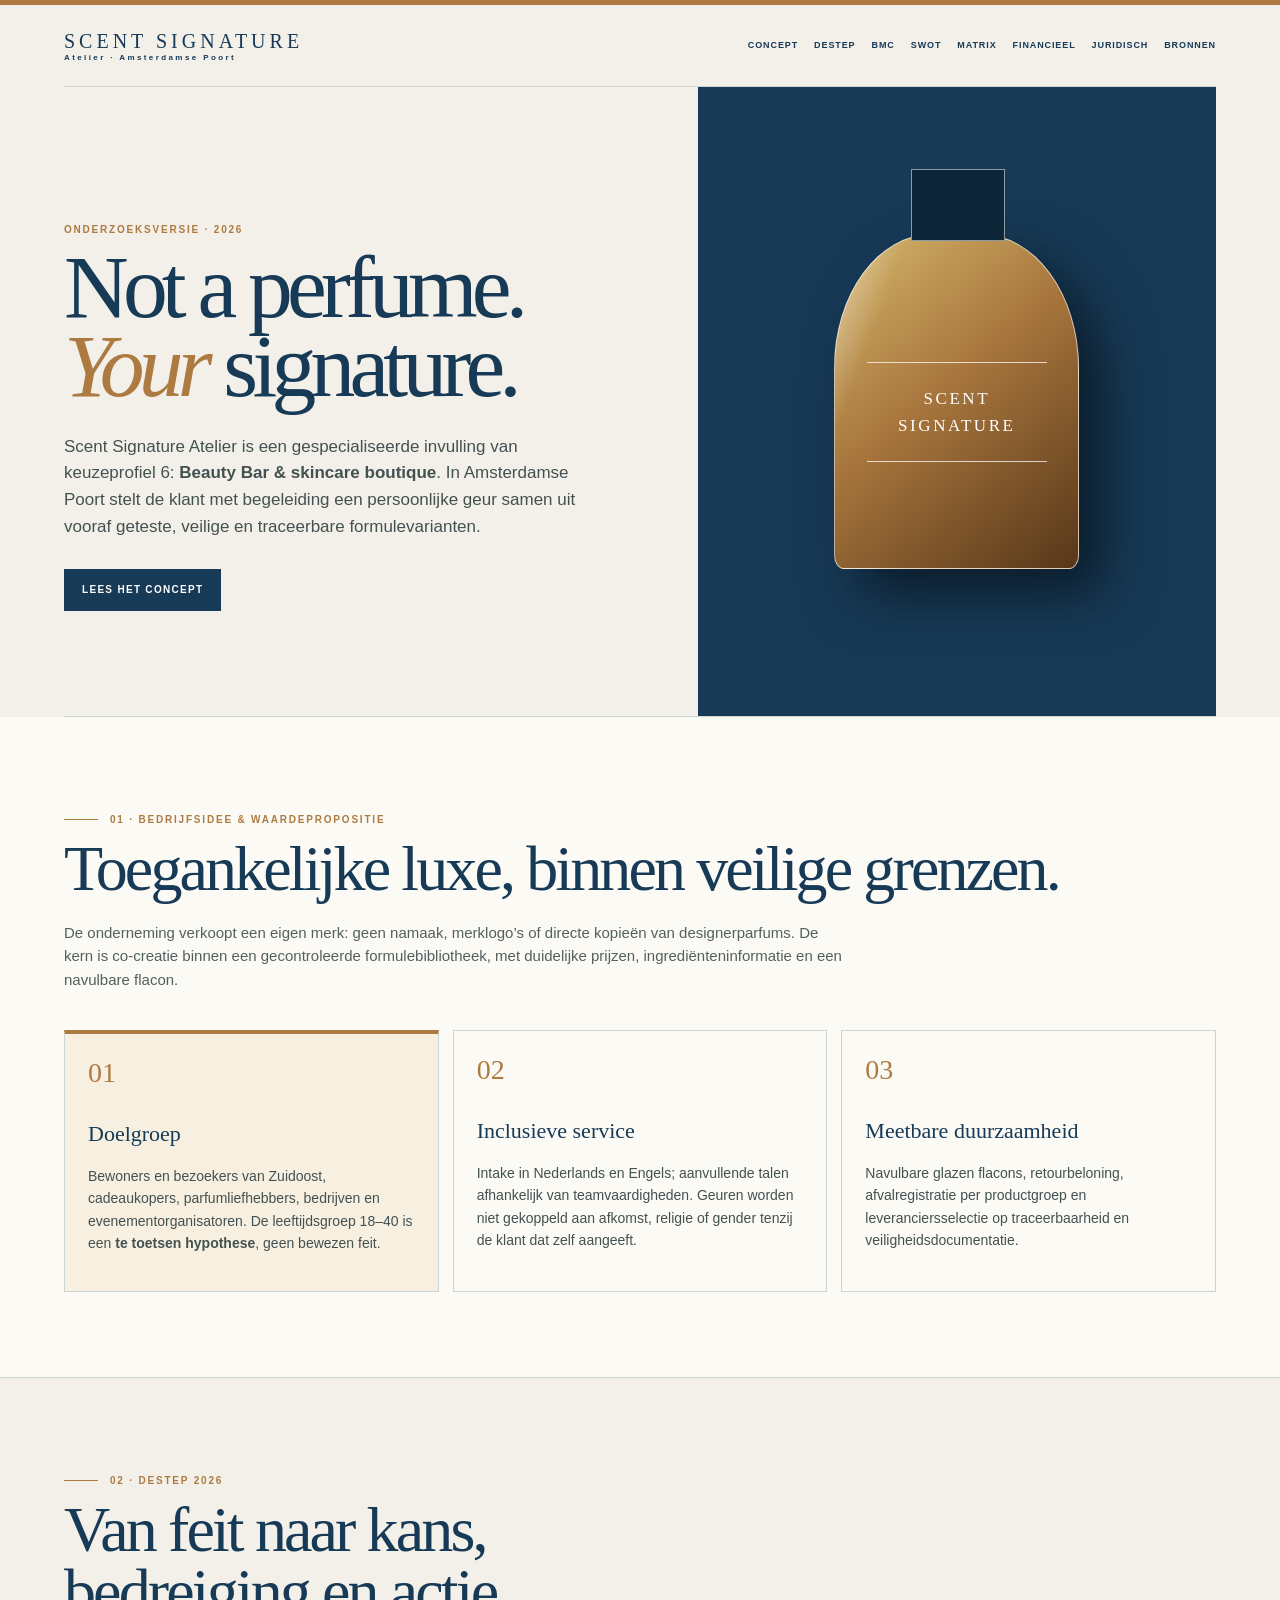
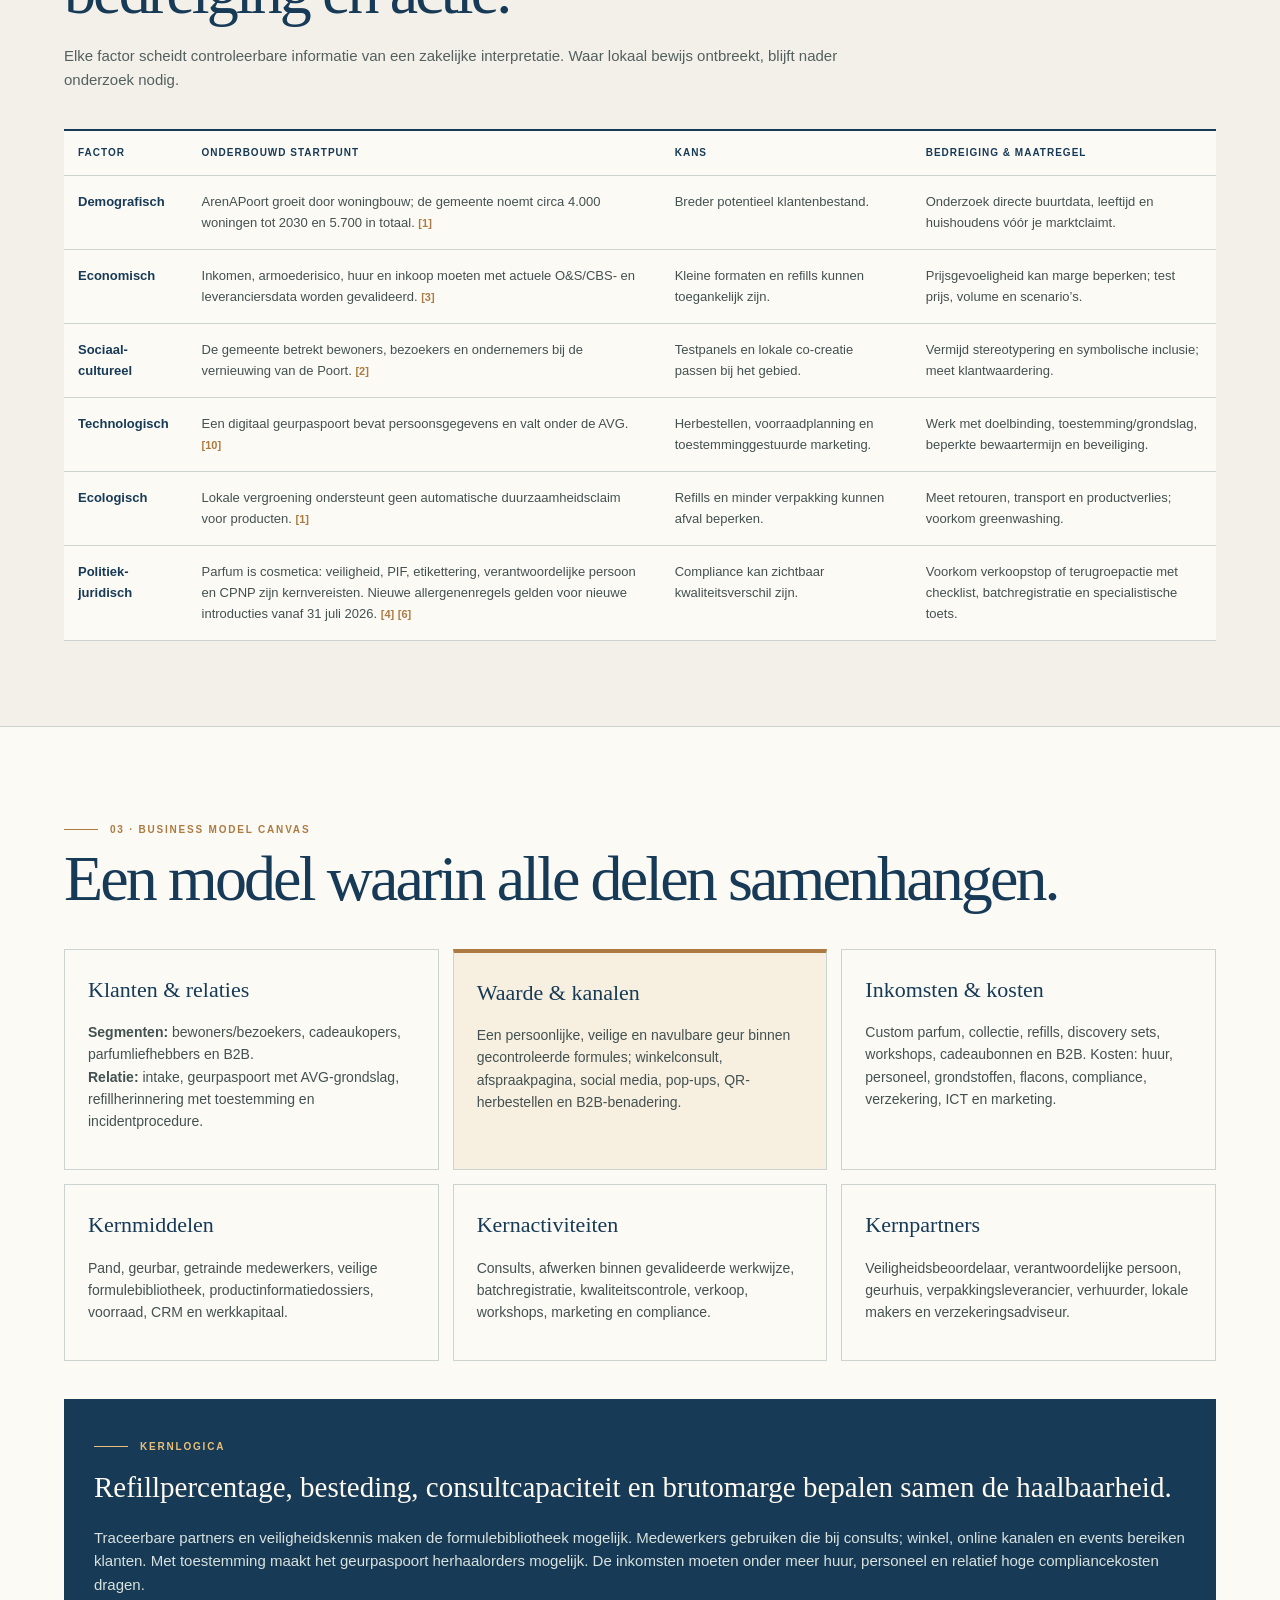
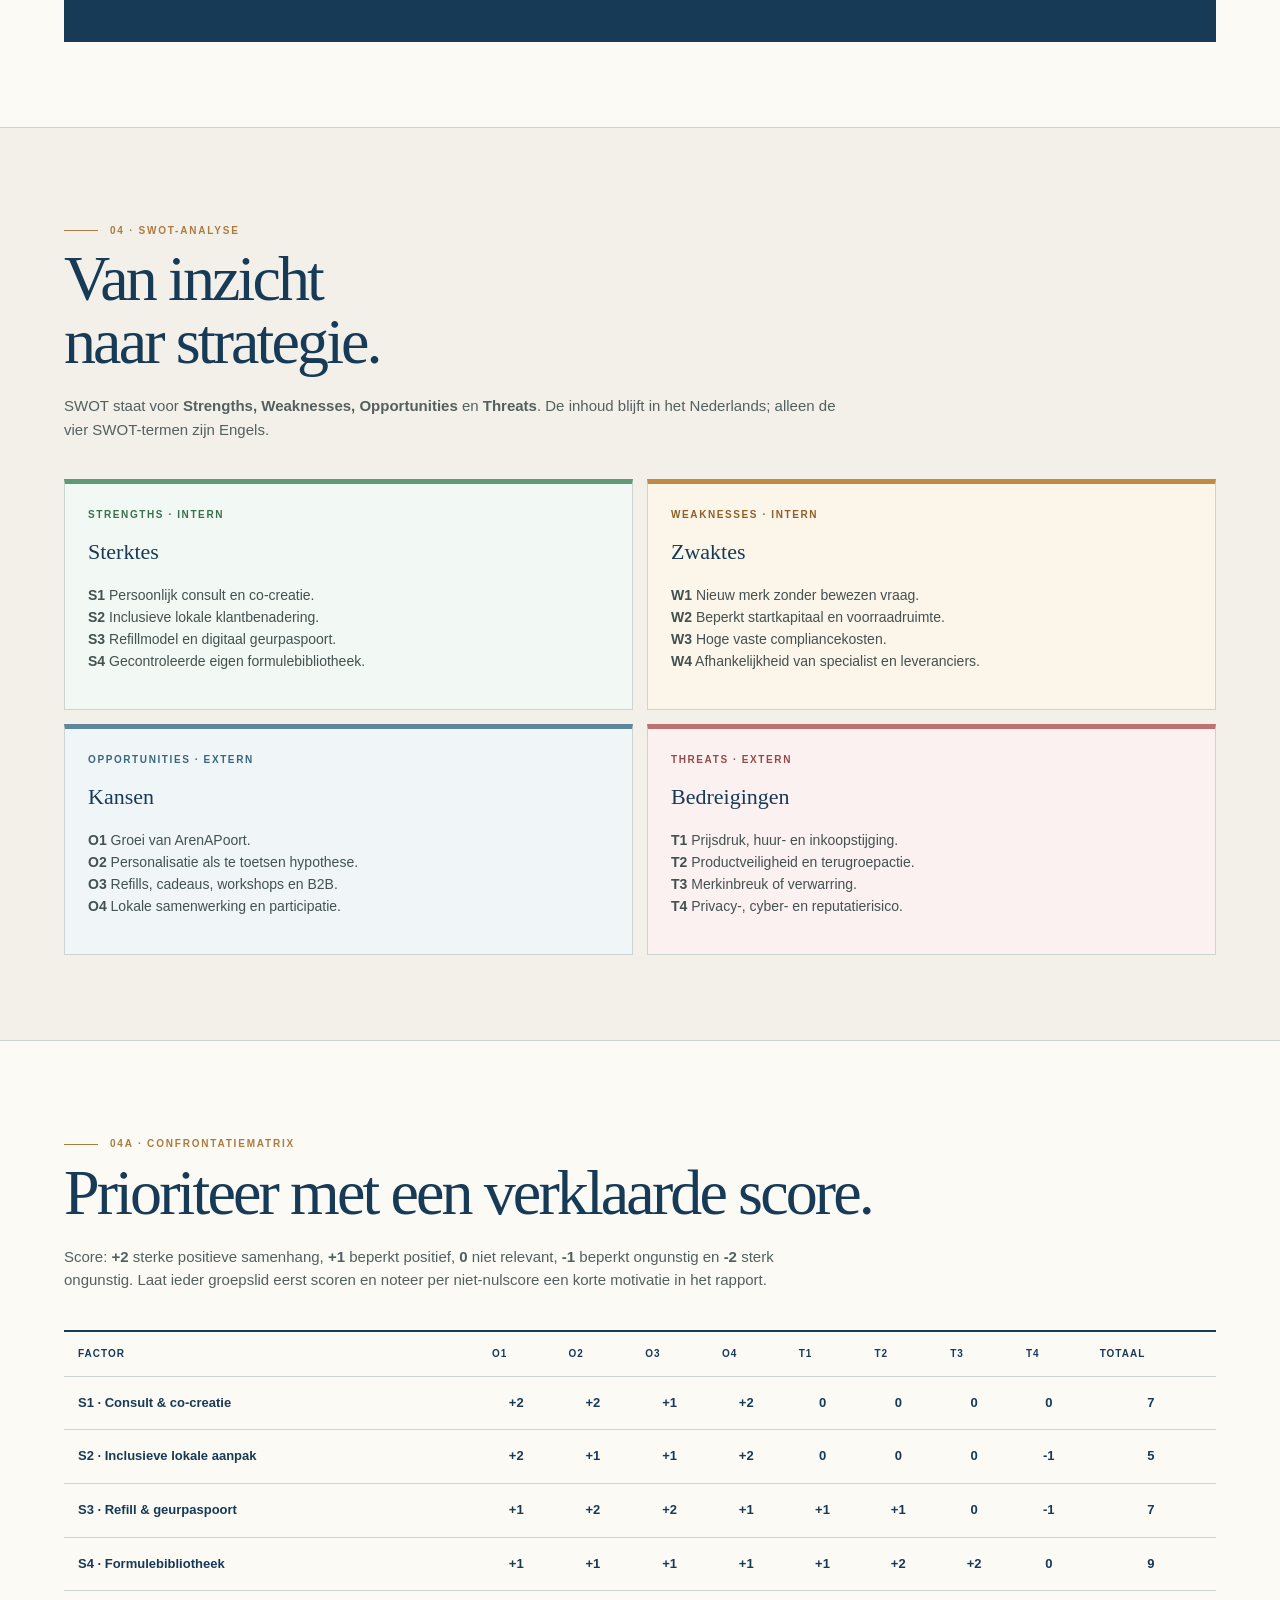
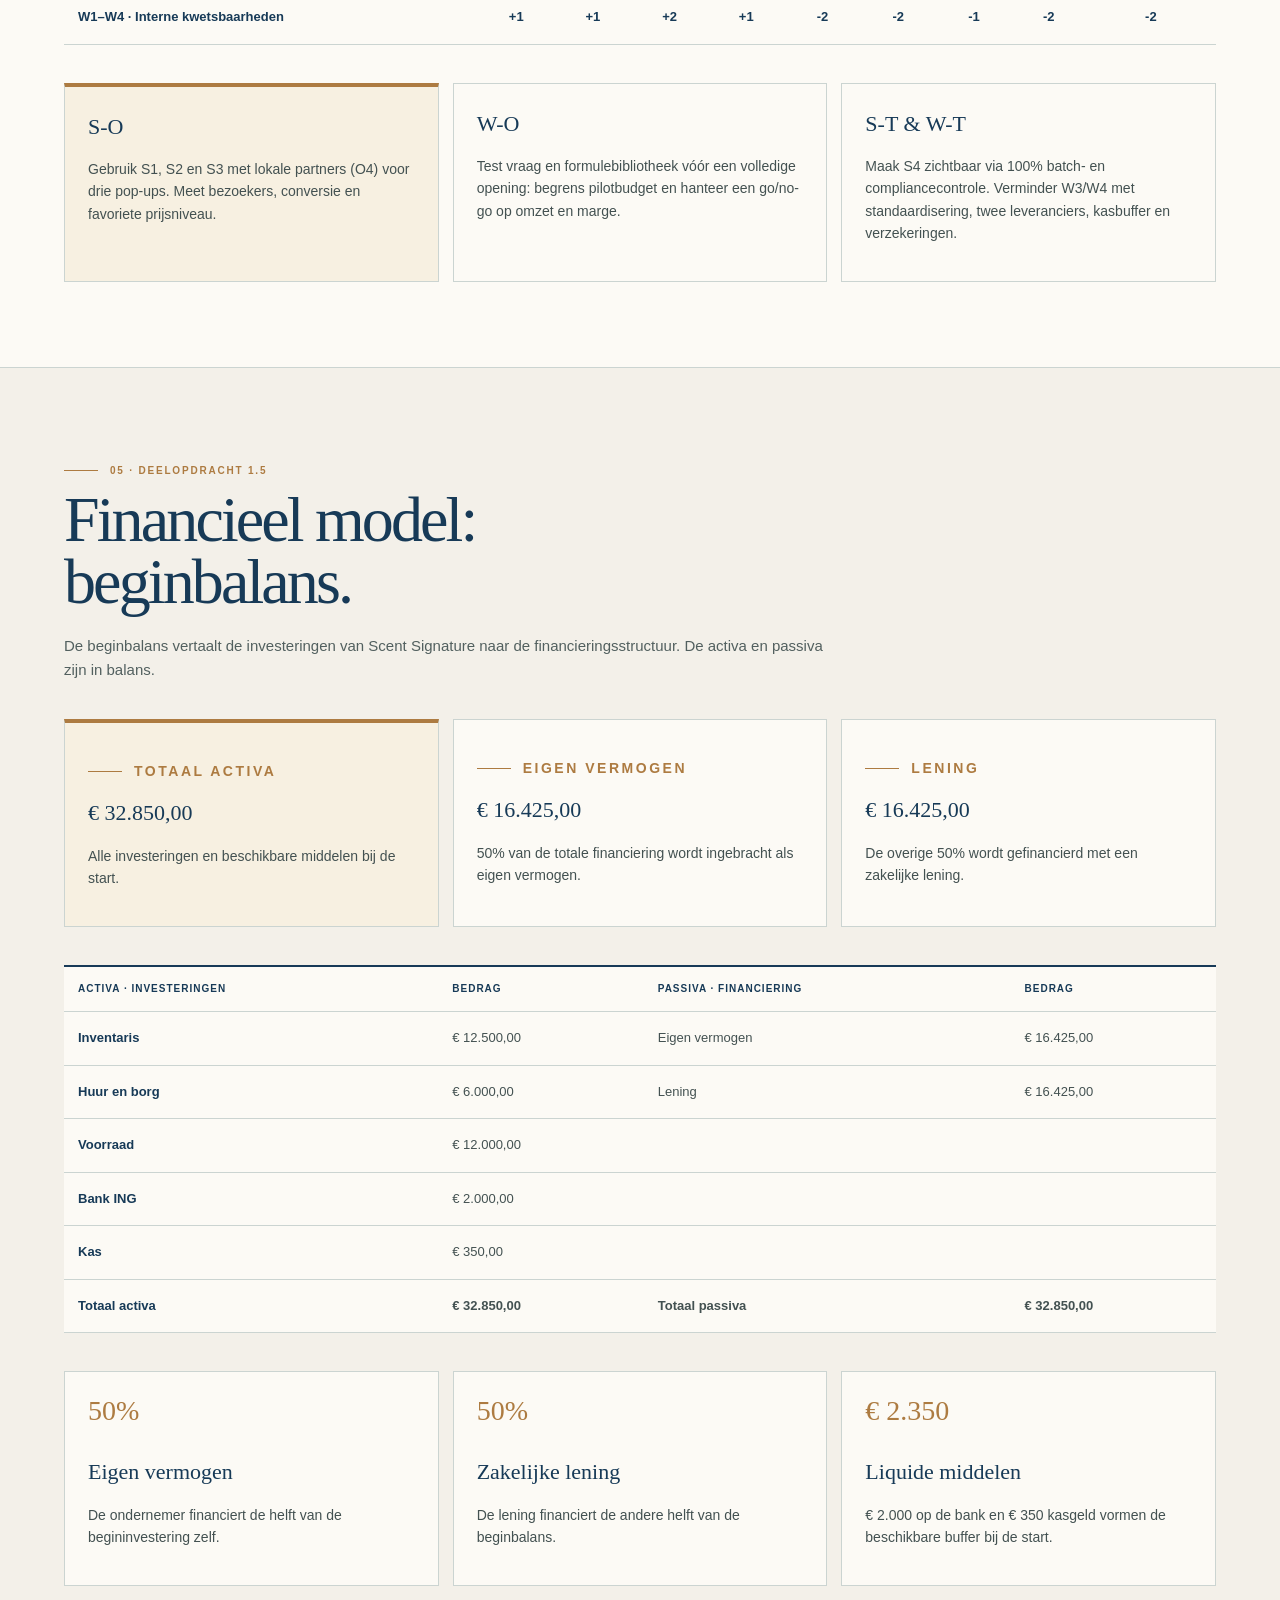
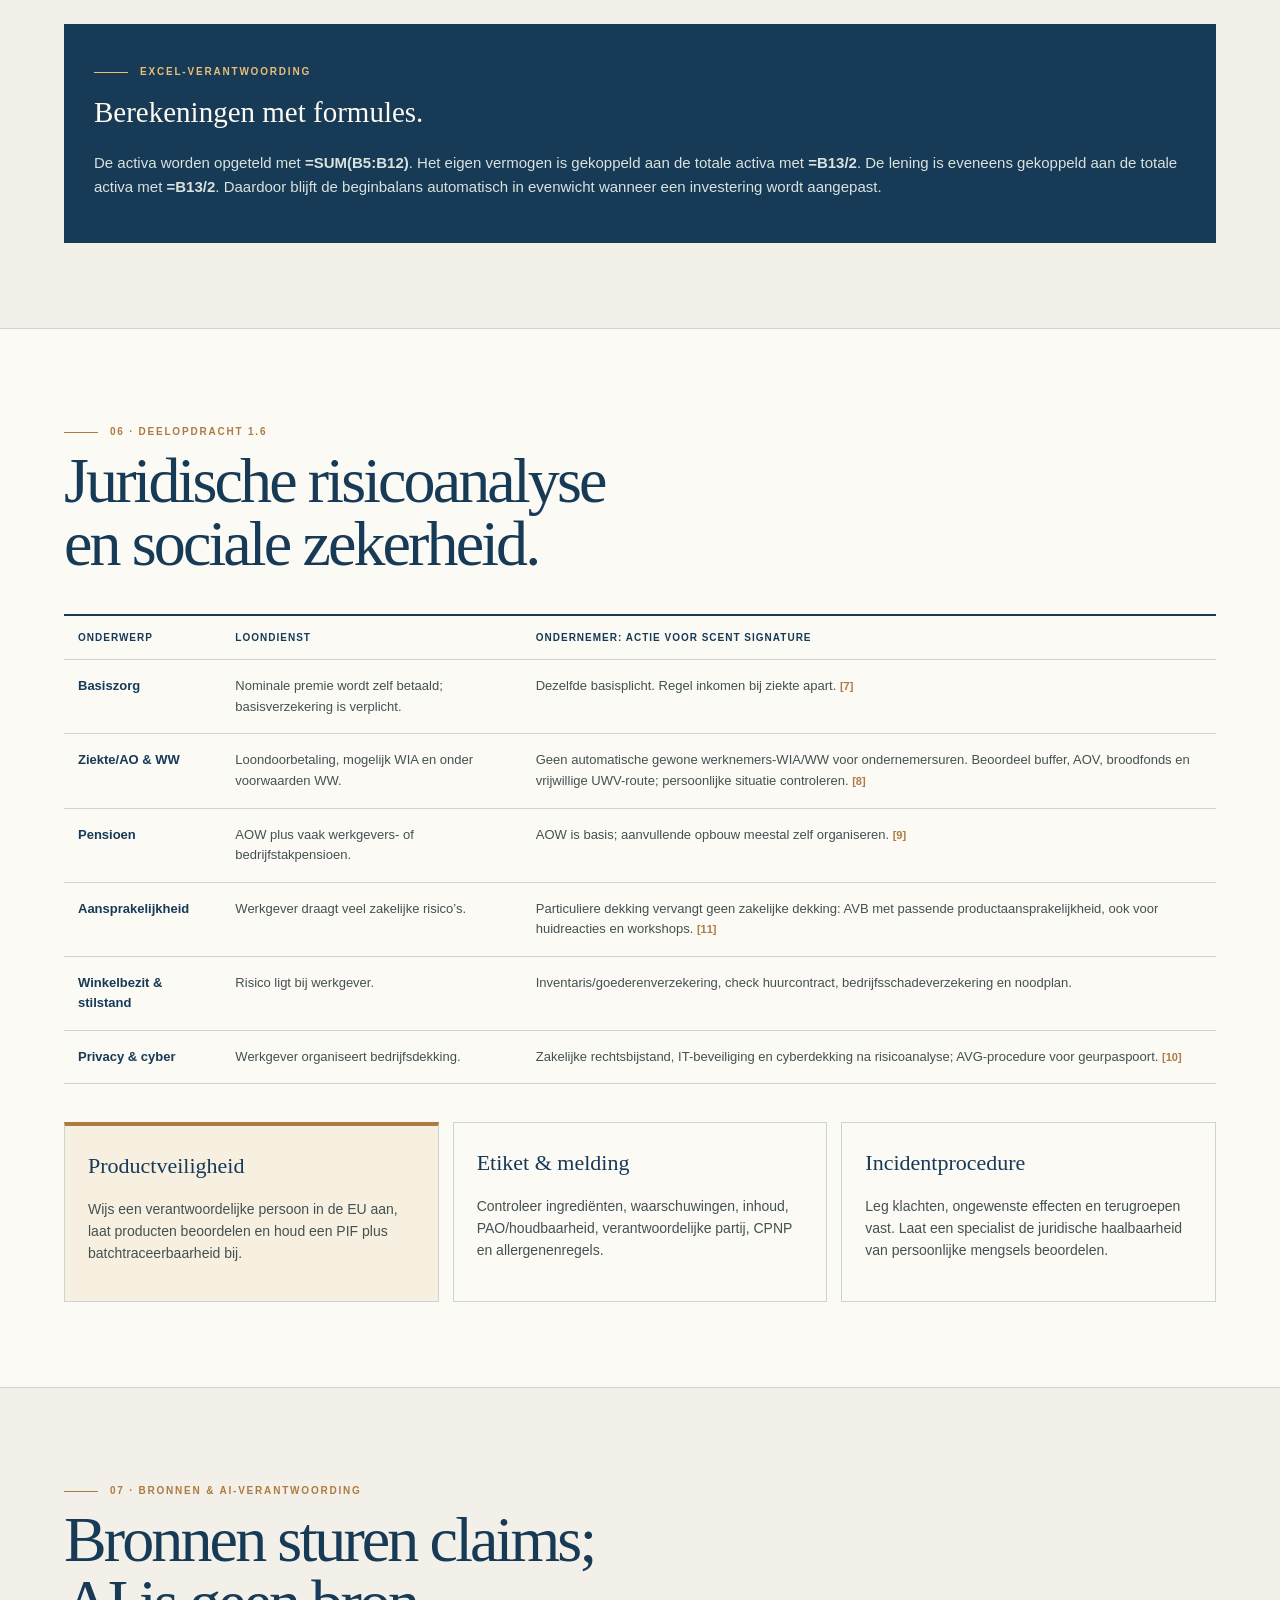
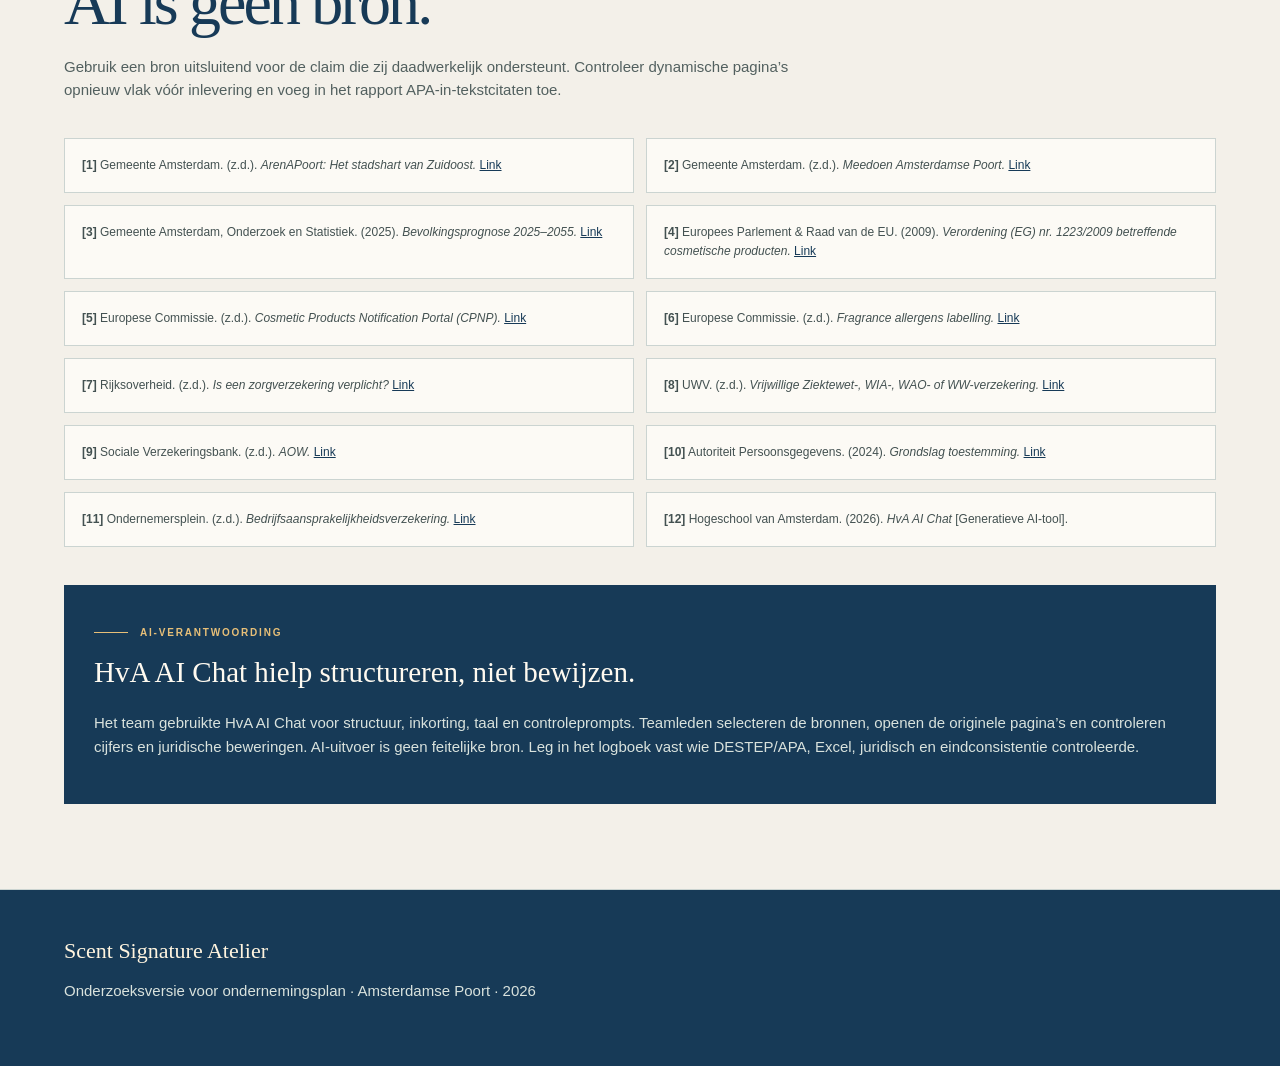
<file: index.html>
<!doctype html>
<html lang="nl"><head><meta charset="UTF-8"><meta name="viewport" content="width=device-width,initial-scale=1"><title>Scent Signature Atelier | Onderzoeksversie</title><style>
:root{--ink:#173a57;--gold:#ad7b41;--paper:#fcfaf5;--cream:#f3f0e9;--line:#cbd4d1;--text:#435151;--warn:#fff3d9}*{box-sizing:border-box}html{scroll-behavior:smooth}body{margin:0;background:var(--cream);color:var(--text);font:15px/1.58 Arial,Helvetica,sans-serif}.container{width:min(1180px,90vw);margin:auto}.top{height:5px;background:var(--gold)}header{min-height:82px;display:flex;align-items:center;border-bottom:1px solid var(--line)}.logo{font:20px Georgia,serif;letter-spacing:.2em;color:var(--ink);text-decoration:none}.logo small{display:block;font:700 8px Arial;letter-spacing:.3em}nav{display:flex;gap:16px;margin-left:auto}nav a{color:var(--ink);font-size:9px;font-weight:700;letter-spacing:.1em;text-decoration:none;text-transform:uppercase}nav a:hover{color:var(--gold)}h1,h2,h3{font-family:Georgia,serif;font-weight:400;color:var(--ink)}h1{margin:0;font-size:clamp(58px,7vw,100px);line-height:.88;letter-spacing:-.065em}h1 em{color:var(--gold)}h2{margin:0;font-size:clamp(40px,5vw,64px);line-height:.98;letter-spacing:-.045em}h3{margin:0 0 9px;font-size:22px}.hero{display:grid;grid-template-columns:1.1fr .9fr;min-height:630px;border-bottom:1px solid var(--line)}.hero-copy{padding:100px 7vw 80px 0;display:flex;flex-direction:column;justify-content:center}.eyebrow,.label{display:flex;align-items:center;gap:12px;color:var(--gold);font-size:10px;font-weight:700;letter-spacing:.18em;text-transform:uppercase}.label:before{content:"";width:34px;height:1px;background:var(--gold)}.lead{max-width:570px;margin:28px 0;font-size:17px}.button{display:inline-block;align-self:flex-start;padding:13px 18px;background:var(--ink);color:white;font-size:10px;font-weight:700;letter-spacing:.13em;text-decoration:none;text-transform:uppercase}.art{display:grid;place-items:center;background:var(--ink);overflow:hidden}.bottle{position:relative;width:245px;height:335px;border:1px solid #fff9;border-radius:40% 40% 4% 4%;background:linear-gradient(110deg,#fff7,transparent 20%),linear-gradient(140deg,#d5b76b,#a8763d 45%,#573719);box-shadow:25px 25px 55px #0008}.bottle:before{content:"";position:absolute;left:31%;top:-66px;width:38%;height:70px;background:#0d2739;border:1px solid #fff8}.bottle:after{content:"SCENT\A SIGNATURE";white-space:pre;position:absolute;top:38%;left:13%;right:13%;padding:22px 0;border-block:1px solid #fffb;color:white;font:17px/1.6 Georgia;text-align:center;letter-spacing:.15em}.section{padding:85px 0;border-bottom:1px solid var(--line)}.alt{background:var(--paper)}.intro{max-width:780px;margin:20px 0;color:#52605f}.notice{margin-top:30px;padding:22px 25px;border-left:4px solid var(--gold);background:var(--warn);color:#634d2c}.grid3,.bmc,.strategy{display:grid;grid-template-columns:repeat(3,1fr);gap:14px;margin-top:38px}.grid2{display:grid;grid-template-columns:1fr 1fr;gap:14px;margin-top:38px}.card{padding:23px;border:1px solid var(--line);background:var(--paper);min-height:170px}.card p,.card li{font-size:14px}.card ul{margin:0;padding-left:17px}.card li{margin:5px 0}.focus{border-top:4px solid var(--gold);background:#f7f0e1}.number{display:block;margin-bottom:28px;color:var(--gold);font:28px Georgia}.tablebox{margin-top:38px;overflow-x:auto;border-top:2px solid var(--ink)}table{width:100%;min-width:850px;border-collapse:collapse;background:var(--paper)}th{padding:14px;text-align:left;color:var(--ink);font-size:10px;letter-spacing:.1em;text-transform:uppercase;border-bottom:1px solid var(--line)}td{padding:16px 14px;vertical-align:top;border-bottom:1px solid var(--line);font-size:13px}td:first-child{color:var(--ink);font-weight:700}.score{font-weight:700;color:var(--ink);text-align:center}.callout{margin-top:38px;padding:30px;background:var(--ink);color:#d9e2dd}.callout h3{color:#fffaf0;font-size:29px}.callout .label{color:#e7bf78}.callout .label:before{background:#e7bf78}.cite{color:var(--gold);font-size:11px;font-weight:700;text-decoration:none;white-space:nowrap}.sources{display:grid;grid-template-columns:1fr 1fr;gap:12px;margin-top:36px}.source{padding:17px;border:1px solid var(--line);background:var(--paper);font-size:12px;overflow-wrap:anywhere}.source a{color:var(--ink)}footer{padding:48px 0;background:var(--ink);color:#d9e2dd}footer strong{color:#fff4df;font:22px Georgia}@media(max-width:900px){.hero{grid-template-columns:1fr}.hero-copy{padding:75px 0 55px}.art{min-height:380px}.grid3,.bmc,.strategy{grid-template-columns:1fr 1fr}nav{gap:9px}nav a{font-size:8px}}@media(max-width:560px){nav{display:none}.section{padding:62px 0}.grid3,.bmc,.strategy,.grid2,.sources{grid-template-columns:1fr}}
</style></head><body><div class="top"></div><header class="container"><a class="logo" href="#home">SCENT SIGNATURE<small>Atelier · Amsterdamse Poort</small></a><nav><a href="#concept">Concept</a><a href="#destep">DESTEP</a><a href="#bmc">BMC</a><a href="#swot">SWOT</a><a href="#matrix">Matrix</a><a href="#financieel">Financieel</a><a href="#juridisch">Juridisch</a><a href="#bronnen">Bronnen</a></nav></header><main>
<section class="container hero" id="home"><div class="hero-copy"><p class="eyebrow">Onderzoeksversie · 2026</p><h1>Not a perfume.<br><em>Your</em> signature.</h1><p class="lead">Scent Signature Atelier is een gespecialiseerde invulling van keuzeprofiel 6: <strong>Beauty Bar &amp; skincare boutique</strong>. In Amsterdamse Poort stelt de klant met begeleiding een persoonlijke geur samen uit vooraf geteste, veilige en traceerbare formulevarianten.</p><a class="button" href="#concept">Lees het concept</a></div><div class="art"><div class="bottle"></div></div></section>
<section class="section alt" id="concept"><div class="container"><p class="label">01 · Bedrijfsidee & waardepropositie</p><h2>Toegankelijke luxe, binnen veilige grenzen.</h2><p class="intro">De onderneming verkoopt een eigen merk: geen namaak, merklogo’s of directe kopieën van designerparfums. De kern is co-creatie binnen een gecontroleerde formulebibliotheek, met duidelijke prijzen, ingrediënteninformatie en een navulbare flacon.</p><div class="grid3"><article class="card focus"><span class="number">01</span><h3>Doelgroep</h3><p>Bewoners en bezoekers van Zuidoost, cadeaukopers, parfumliefhebbers, bedrijven en evenementorganisatoren. De leeftijdsgroep 18–40 is een <strong>te toetsen hypothese</strong>, geen bewezen feit.</p></article><article class="card"><span class="number">02</span><h3>Inclusieve service</h3><p>Intake in Nederlands en Engels; aanvullende talen afhankelijk van teamvaardigheden. Geuren worden niet gekoppeld aan afkomst, religie of gender tenzij de klant dat zelf aangeeft.</p></article><article class="card"><span class="number">03</span><h3>Meetbare duurzaamheid</h3><p>Navulbare glazen flacons, retourbeloning, afvalregistratie per productgroep en leveranciersselectie op traceerbaarheid en veiligheidsdocumentatie.</p></article></div></div></section>
<section class="section" id="destep"><div class="container"><p class="label">02 · DESTEP 2026</p><h2>Van feit naar kans,<br>bedreiging en actie.</h2><p class="intro">Elke factor scheidt controleerbare informatie van een zakelijke interpretatie. Waar lokaal bewijs ontbreekt, blijft nader onderzoek nodig.</p><div class="tablebox"><table><thead><tr><th>Factor</th><th>Onderbouwd startpunt</th><th>Kans</th><th>Bedreiging & maatregel</th></tr></thead><tbody><tr><td>Demografisch</td><td>ArenAPoort groeit door woningbouw; de gemeente noemt circa 4.000 woningen tot 2030 en 5.700 in totaal. <a class="cite" href="#s1">[1]</a></td><td>Breder potentieel klantenbestand.</td><td>Onderzoek directe buurtdata, leeftijd en huishoudens vóór je marktclaimt.</td></tr><tr><td>Economisch</td><td>Inkomen, armoederisico, huur en inkoop moeten met actuele O&amp;S/CBS- en leveranciersdata worden gevalideerd. <a class="cite" href="#s3">[3]</a></td><td>Kleine formaten en refills kunnen toegankelijk zijn.</td><td>Prijsgevoeligheid kan marge beperken; test prijs, volume en scenario’s.</td></tr><tr><td>Sociaal-cultureel</td><td>De gemeente betrekt bewoners, bezoekers en ondernemers bij de vernieuwing van de Poort. <a class="cite" href="#s2">[2]</a></td><td>Testpanels en lokale co-creatie passen bij het gebied.</td><td>Vermijd stereotypering en symbolische inclusie; meet klantwaardering.</td></tr><tr><td>Technologisch</td><td>Een digitaal geurpaspoort bevat persoonsgegevens en valt onder de AVG. <a class="cite" href="#s10">[10]</a></td><td>Herbestellen, voorraadplanning en toestemminggestuurde marketing.</td><td>Werk met doelbinding, toestemming/grondslag, beperkte bewaartermijn en beveiliging.</td></tr><tr><td>Ecologisch</td><td>Lokale vergroening ondersteunt geen automatische duurzaamheidsclaim voor producten. <a class="cite" href="#s1">[1]</a></td><td>Refills en minder verpakking kunnen afval beperken.</td><td>Meet retouren, transport en productverlies; voorkom greenwashing.</td></tr><tr><td>Politiek-juridisch</td><td>Parfum is cosmetica: veiligheid, PIF, etikettering, verantwoordelijke persoon en CPNP zijn kernvereisten. Nieuwe allergenenregels gelden voor nieuwe introducties vanaf 31 juli 2026. <a class="cite" href="#s4">[4]</a> <a class="cite" href="#s6">[6]</a></td><td>Compliance kan zichtbaar kwaliteitsverschil zijn.</td><td>Voorkom verkoopstop of terugroepactie met checklist, batchregistratie en specialistische toets.</td></tr></tbody></table></div></div></section>
<section class="section alt" id="bmc"><div class="container"><p class="label">03 · Business Model Canvas</p><h2>Een model waarin alle delen samenhangen.</h2><div class="bmc"><article class="card"><h3>Klanten & relaties</h3><p><strong>Segmenten:</strong> bewoners/bezoekers, cadeaukopers, parfumliefhebbers en B2B.<br><strong>Relatie:</strong> intake, geurpaspoort met AVG-grondslag, refillherinnering met toestemming en incidentprocedure.</p></article><article class="card focus"><h3>Waarde & kanalen</h3><p>Een persoonlijke, veilige en navulbare geur binnen gecontroleerde formules; winkelconsult, afspraakpagina, social media, pop-ups, QR-herbestellen en B2B-benadering.</p></article><article class="card"><h3>Inkomsten & kosten</h3><p>Custom parfum, collectie, refills, discovery sets, workshops, cadeaubonnen en B2B. Kosten: huur, personeel, grondstoffen, flacons, compliance, verzekering, ICT en marketing.</p></article><article class="card"><h3>Kernmiddelen</h3><p>Pand, geurbar, getrainde medewerkers, veilige formulebibliotheek, productinformatiedossiers, voorraad, CRM en werkkapitaal.</p></article><article class="card"><h3>Kernactiviteiten</h3><p>Consults, afwerken binnen gevalideerde werkwijze, batchregistratie, kwaliteitscontrole, verkoop, workshops, marketing en compliance.</p></article><article class="card"><h3>Kernpartners</h3><p>Veiligheidsbeoordelaar, verantwoordelijke persoon, geurhuis, verpakkingsleverancier, verhuurder, lokale makers en verzekeringsadviseur.</p></article></div><div class="callout"><p class="label">Kernlogica</p><h3>Refillpercentage, besteding, consultcapaciteit en brutomarge bepalen samen de haalbaarheid.</h3><p>Traceerbare partners en veiligheidskennis maken de formulebibliotheek mogelijk. Medewerkers gebruiken die bij consults; winkel, online kanalen en events bereiken klanten. Met toestemming maakt het geurpaspoort herhaalorders mogelijk. De inkomsten moeten onder meer huur, personeel en relatief hoge compliancekosten dragen.</p></div></div></section>
<section class="section" id="swot">
  <div class="container">
    <p class="label">04 · SWOT-analyse</p>
    <h2>Van inzicht<br>naar strategie.</h2>
    <p class="intro">SWOT staat voor <strong>Strengths, Weaknesses, Opportunities</strong> en <strong>Threats</strong>. De inhoud blijft in het Nederlands; alleen de vier SWOT-termen zijn Engels.</p>

    <div class="grid2">
      <article class="card" style="border-top:5px solid #5f9975; background:#f2f8f3;">
        <p style="margin:0 0 12px; color:#39704d; font-size:10px; font-weight:700; letter-spacing:.16em; text-transform:uppercase;">Strengths · Intern</p>
        <h3>Sterktes</h3>
        <p><strong>S1</strong> Persoonlijk consult en co-creatie.<br>
          <strong>S2</strong> Inclusieve lokale klantbenadering.<br>
          <strong>S3</strong> Refillmodel en digitaal geurpaspoort.<br>
          <strong>S4</strong> Gecontroleerde eigen formulebibliotheek.</p>
      </article>

      <article class="card" style="border-top:5px solid #c18a45; background:#fcf5ea;">
        <p style="margin:0 0 12px; color:#8e6027; font-size:10px; font-weight:700; letter-spacing:.16em; text-transform:uppercase;">Weaknesses · Intern</p>
        <h3>Zwaktes</h3>
        <p><strong>W1</strong> Nieuw merk zonder bewezen vraag.<br>
          <strong>W2</strong> Beperkt startkapitaal en voorraadruimte.<br>
          <strong>W3</strong> Hoge vaste compliancekosten.<br>
          <strong>W4</strong> Afhankelijkheid van specialist en leveranciers.</p>
      </article>

      <article class="card" style="border-top:5px solid #5d879d; background:#f0f6f8;">
        <p style="margin:0 0 12px; color:#38677f; font-size:10px; font-weight:700; letter-spacing:.16em; text-transform:uppercase;">Opportunities · Extern</p>
        <h3>Kansen</h3>
        <p><strong>O1</strong> Groei van ArenAPoort.<br>
          <strong>O2</strong> Personalisatie als te toetsen hypothese.<br>
          <strong>O3</strong> Refills, cadeaus, workshops en B2B.<br>
          <strong>O4</strong> Lokale samenwerking en participatie.</p>
      </article>

      <article class="card" style="border-top:5px solid #bd7170; background:#fbf1f0;">
        <p style="margin:0 0 12px; color:#944a49; font-size:10px; font-weight:700; letter-spacing:.16em; text-transform:uppercase;">Threats · Extern</p>
        <h3>Bedreigingen</h3>
        <p><strong>T1</strong> Prijsdruk, huur- en inkoopstijging.<br>
          <strong>T2</strong> Productveiligheid en terugroepactie.<br>
          <strong>T3</strong> Merkinbreuk of verwarring.<br>
          <strong>T4</strong> Privacy-, cyber- en reputatierisico.</p>
      </article>
    </div>
  </div>
</section>
<section class="section alt" id="matrix"><div class="container"><p class="label">04A · Confrontatiematrix</p><h2>Prioriteer met een verklaarde score.</h2><p class="intro">Score: <strong>+2</strong> sterke positieve samenhang, <strong>+1</strong> beperkt positief, <strong>0</strong> niet relevant, <strong>-1</strong> beperkt ongunstig en <strong>-2</strong> sterk ongunstig. Laat ieder groepslid eerst scoren en noteer per niet-nulscore een korte motivatie in het rapport.</p><div class="tablebox"><table><thead><tr><th>Factor</th><th>O1</th><th>O2</th><th>O3</th><th>O4</th><th>T1</th><th>T2</th><th>T3</th><th>T4</th><th>Totaal</th></tr></thead><tbody><tr><td>S1 · Consult & co-creatie</td><td class="score">+2</td><td class="score">+2</td><td class="score">+1</td><td class="score">+2</td><td class="score">0</td><td class="score">0</td><td class="score">0</td><td class="score">0</td><td class="score">7</td></tr><tr><td>S2 · Inclusieve lokale aanpak</td><td class="score">+2</td><td class="score">+1</td><td class="score">+1</td><td class="score">+2</td><td class="score">0</td><td class="score">0</td><td class="score">0</td><td class="score">-1</td><td class="score">5</td></tr><tr><td>S3 · Refill & geurpaspoort</td><td class="score">+1</td><td class="score">+2</td><td class="score">+2</td><td class="score">+1</td><td class="score">+1</td><td class="score">+1</td><td class="score">0</td><td class="score">-1</td><td class="score">7</td></tr><tr><td>S4 · Formulebibliotheek</td><td class="score">+1</td><td class="score">+1</td><td class="score">+1</td><td class="score">+1</td><td class="score">+1</td><td class="score">+2</td><td class="score">+2</td><td class="score">0</td><td class="score">9</td></tr><tr><td>W1–W4 · Interne kwetsbaarheden</td><td class="score">+1</td><td class="score">+1</td><td class="score">+2</td><td class="score">+1</td><td class="score">-2</td><td class="score">-2</td><td class="score">-1</td><td class="score">-2</td><td class="score">-2</td></tr></tbody></table></div><div class="grid3"><article class="card focus"><h3>S-O</h3><p>Gebruik S1, S2 en S3 met lokale partners (O4) voor drie pop-ups. Meet bezoekers, conversie en favoriete prijsniveau.</p></article><article class="card"><h3>W-O</h3><p>Test vraag en formulebibliotheek vóór een volledige opening: begrens pilotbudget en hanteer een go/no-go op omzet en marge.</p></article><article class="card"><h3>S-T & W-T</h3><p>Maak S4 zichtbaar via 100% batch- en compliancecontrole. Verminder W3/W4 met standaardisering, twee leveranciers, kasbuffer en verzekeringen.</p></article></div></div></section>
<section class="section" id="financieel">
  <div class="container">
    <p class="label no-line">05 · Deelopdracht 1.5</p>
    <h2>Financieel model:<br>beginbalans.</h2>
    <p class="intro">De beginbalans vertaalt de investeringen van Scent Signature naar de financieringsstructuur. De activa en passiva zijn in balans.</p>

    <div class="grid3">
      <article class="card focus">
        <p class="label no-line">Totaal activa</p>
        <h3>€ 32.850,00</h3>
        <p>Alle investeringen en beschikbare middelen bij de start.</p>
      </article>
      <article class="card">
        <p class="label no-line">Eigen vermogen</p>
        <h3>€ 16.425,00</h3>
        <p>50% van de totale financiering wordt ingebracht als eigen vermogen.</p>
      </article>
      <article class="card">
        <p class="label no-line">Lening</p>
        <h3>€ 16.425,00</h3>
        <p>De overige 50% wordt gefinancierd met een zakelijke lening.</p>
      </article>
    </div>

    <div class="tablebox">
      <table>
        <thead>
          <tr>
            <th>Activa · investeringen</th>
            <th>Bedrag</th>
            <th>Passiva · financiering</th>
            <th>Bedrag</th>
          </tr>
        </thead>
        <tbody>
          <tr>
            <td>Inventaris</td>
            <td>€ 12.500,00</td>
            <td>Eigen vermogen</td>
            <td>€ 16.425,00</td>
          </tr>
          <tr>
            <td>Huur en borg</td>
            <td>€ 6.000,00</td>
            <td>Lening</td>
            <td>€ 16.425,00</td>
          </tr>
          <tr>
            <td>Voorraad</td>
            <td>€ 12.000,00</td>
            <td></td>
            <td></td>
          </tr>
          <tr>
            <td>Bank ING</td>
            <td>€ 2.000,00</td>
            <td></td>
            <td></td>
          </tr>
          <tr>
            <td>Kas</td>
            <td>€ 350,00</td>
            <td></td>
            <td></td>
          </tr>
          <tr>
            <td><strong>Totaal activa</strong></td>
            <td><strong>€ 32.850,00</strong></td>
            <td><strong>Totaal passiva</strong></td>
            <td><strong>€ 32.850,00</strong></td>
          </tr>
        </tbody>
      </table>
    </div>

    <div class="grid3">
      <article class="card">
        <span class="number">50%</span>
        <h3>Eigen vermogen</h3>
        <p>De ondernemer financiert de helft van de begininvestering zelf.</p>
      </article>
      <article class="card">
        <span class="number">50%</span>
        <h3>Zakelijke lening</h3>
        <p>De lening financiert de andere helft van de beginbalans.</p>
      </article>
      <article class="card">
        <span class="number">€ 2.350</span>
        <h3>Liquide middelen</h3>
        <p>€ 2.000 op de bank en € 350 kasgeld vormen de beschikbare buffer bij de start.</p>
      </article>
    </div>

    <div class="callout">
      <p class="label">Excel-verantwoording</p>
      <h3>Berekeningen met formules.</h3>
      <p>De activa worden opgeteld met <strong>=SUM(B5:B12)</strong>. Het eigen vermogen is gekoppeld aan de totale activa met <strong>=B13/2</strong>. De lening is eveneens gekoppeld aan de totale activa met <strong>=B13/2</strong>. Daardoor blijft de beginbalans automatisch in evenwicht wanneer een investering wordt aangepast.</p>
    </div>
  </div>
</section>
<section class="section alt" id="juridisch"><div class="container"><p class="label">06 · Deelopdracht 1.6</p><h2>Juridische risicoanalyse<br>en sociale zekerheid.</h2><div class="tablebox"><table><thead><tr><th>Onderwerp</th><th>Loondienst</th><th>Ondernemer: actie voor Scent Signature</th></tr></thead><tbody><tr><td>Basiszorg</td><td>Nominale premie wordt zelf betaald; basisverzekering is verplicht.</td><td>Dezelfde basisplicht. Regel inkomen bij ziekte apart. <a class="cite" href="#s7">[7]</a></td></tr><tr><td>Ziekte/AO & WW</td><td>Loondoorbetaling, mogelijk WIA en onder voorwaarden WW.</td><td>Geen automatische gewone werknemers-WIA/WW voor ondernemersuren. Beoordeel buffer, AOV, broodfonds en vrijwillige UWV-route; persoonlijke situatie controleren. <a class="cite" href="#s8">[8]</a></td></tr><tr><td>Pensioen</td><td>AOW plus vaak werkgevers- of bedrijfstakpensioen.</td><td>AOW is basis; aanvullende opbouw meestal zelf organiseren. <a class="cite" href="#s9">[9]</a></td></tr><tr><td>Aansprakelijkheid</td><td>Werkgever draagt veel zakelijke risico’s.</td><td>Particuliere dekking vervangt geen zakelijke dekking: AVB met passende productaansprakelijkheid, ook voor huidreacties en workshops. <a class="cite" href="#s11">[11]</a></td></tr><tr><td>Winkelbezit & stilstand</td><td>Risico ligt bij werkgever.</td><td>Inventaris/goederenverzekering, check huurcontract, bedrijfsschadeverzekering en noodplan.</td></tr><tr><td>Privacy & cyber</td><td>Werkgever organiseert bedrijfsdekking.</td><td>Zakelijke rechtsbijstand, IT-beveiliging en cyberdekking na risicoanalyse; AVG-procedure voor geurpaspoort. <a class="cite" href="#s10">[10]</a></td></tr></tbody></table></div><div class="grid3"><article class="card focus"><h3>Productveiligheid</h3><p>Wijs een verantwoordelijke persoon in de EU aan, laat producten beoordelen en houd een PIF plus batchtraceerbaarheid bij.</p></article><article class="card"><h3>Etiket & melding</h3><p>Controleer ingrediënten, waarschuwingen, inhoud, PAO/houdbaarheid, verantwoordelijke partij, CPNP en allergenenregels.</p></article><article class="card"><h3>Incidentprocedure</h3><p>Leg klachten, ongewenste effecten en terugroepen vast. Laat een specialist de juridische haalbaarheid van persoonlijke mengsels beoordelen.</p></article></div></div></section>
<section class="section" id="bronnen"><div class="container"><p class="label">07 · Bronnen & AI-verantwoording</p><h2>Bronnen sturen claims;<br>AI is geen bron.</h2><p class="intro">Gebruik een bron uitsluitend voor de claim die zij daadwerkelijk ondersteunt. Controleer dynamische pagina’s opnieuw vlak vóór inlevering en voeg in het rapport APA-in-tekstcitaten toe.</p><div class="sources"><div class="source" id="s1"><strong>[1]</strong> Gemeente Amsterdam. (z.d.). <em>ArenAPoort: Het stadshart van Zuidoost.</em> <a href="https://www.amsterdam.nl/projecten/arenapoort/" target="_blank">Link</a></div><div class="source" id="s2"><strong>[2]</strong> Gemeente Amsterdam. (z.d.). <em>Meedoen Amsterdamse Poort.</em> <a href="https://www.amsterdam.nl/projecten/arenapoort/meedoen/" target="_blank">Link</a></div><div class="source" id="s3"><strong>[3]</strong> Gemeente Amsterdam, Onderzoek en Statistiek. (2025). <em>Bevolkingsprognose 2025–2055.</em> <a href="https://onderzoek.amsterdam.nl/artikel/bevolkingsprognose-2025-2055" target="_blank">Link</a></div><div class="source" id="s4"><strong>[4]</strong> Europees Parlement & Raad van de EU. (2009). <em>Verordening (EG) nr. 1223/2009 betreffende cosmetische producten.</em> <a href="https://eur-lex.europa.eu/legal-content/NL/TXT/?uri=CELEX:02009R1223-20240404" target="_blank">Link</a></div><div class="source" id="s5"><strong>[5]</strong> Europese Commissie. (z.d.). <em>Cosmetic Products Notification Portal (CPNP).</em> <a href="https://single-market-economy.ec.europa.eu/sectors/cosmetics/cosmetic-product-notification-portal_en" target="_blank">Link</a></div><div class="source" id="s6"><strong>[6]</strong> Europese Commissie. (z.d.). <em>Fragrance allergens labelling.</em> <a href="https://single-market-economy.ec.europa.eu/sectors/cosmetics/cosmetic-products-specific-topics/fragrance-allergens-labelling_en" target="_blank">Link</a></div><div class="source" id="s7"><strong>[7]</strong> Rijksoverheid. (z.d.). <em>Is een zorgverzekering verplicht?</em> <a href="https://www.rijksoverheid.nl/vraag-en-antwoord/zorgverzekering/ben-ik-verplicht-een-zorgverzekering-af-te-sluiten" target="_blank">Link</a></div><div class="source" id="s8"><strong>[8]</strong> UWV. (z.d.). <em>Vrijwillige Ziektewet-, WIA-, WAO- of WW-verzekering.</em> <a href="https://www.uwv.nl/nl/verzekeren/vrijwillige-verzekering/verzekering-zw-wia-wao-ww" target="_blank">Link</a></div><div class="source" id="s9"><strong>[9]</strong> Sociale Verzekeringsbank. (z.d.). <em>AOW.</em> <a href="https://www.svb.nl/nl/aow" target="_blank">Link</a></div><div class="source" id="s10"><strong>[10]</strong> Autoriteit Persoonsgegevens. (2024). <em>Grondslag toestemming.</em> <a href="https://www.autoriteitpersoonsgegevens.nl/themas/basis-avg/avg-algemeen/grondslag-toestemming" target="_blank">Link</a></div><div class="source" id="s11"><strong>[11]</strong> Ondernemersplein. (z.d.). <em>Bedrijfsaansprakelijkheidsverzekering.</em> <a href="https://ondernemersplein.overheid.nl/bedrijfsvoering/verzekeringen/verzekering-bedrijfsaansprakelijkheid/" target="_blank">Link</a></div><div class="source"><strong>[12]</strong> Hogeschool van Amsterdam. (2026). <em>HvA AI Chat</em> [Generatieve AI-tool].</div></div><div class="callout"><p class="label">AI-verantwoording</p><h3>HvA AI Chat hielp structureren, niet bewijzen.</h3><p>Het team gebruikte HvA AI Chat voor structuur, inkorting, taal en controleprompts. Teamleden selecteren de bronnen, openen de originele pagina’s en controleren cijfers en juridische beweringen. AI-uitvoer is geen feitelijke bron. Leg in het logboek vast wie DESTEP/APA, Excel, juridisch en eindconsistentie controleerde.</p></div></div></section>
</main><footer><div class="container"><strong>Scent Signature Atelier</strong><p>Onderzoeksversie voor ondernemingsplan · Amsterdamse Poort · 2026</p></div></footer></body></html>
</file>
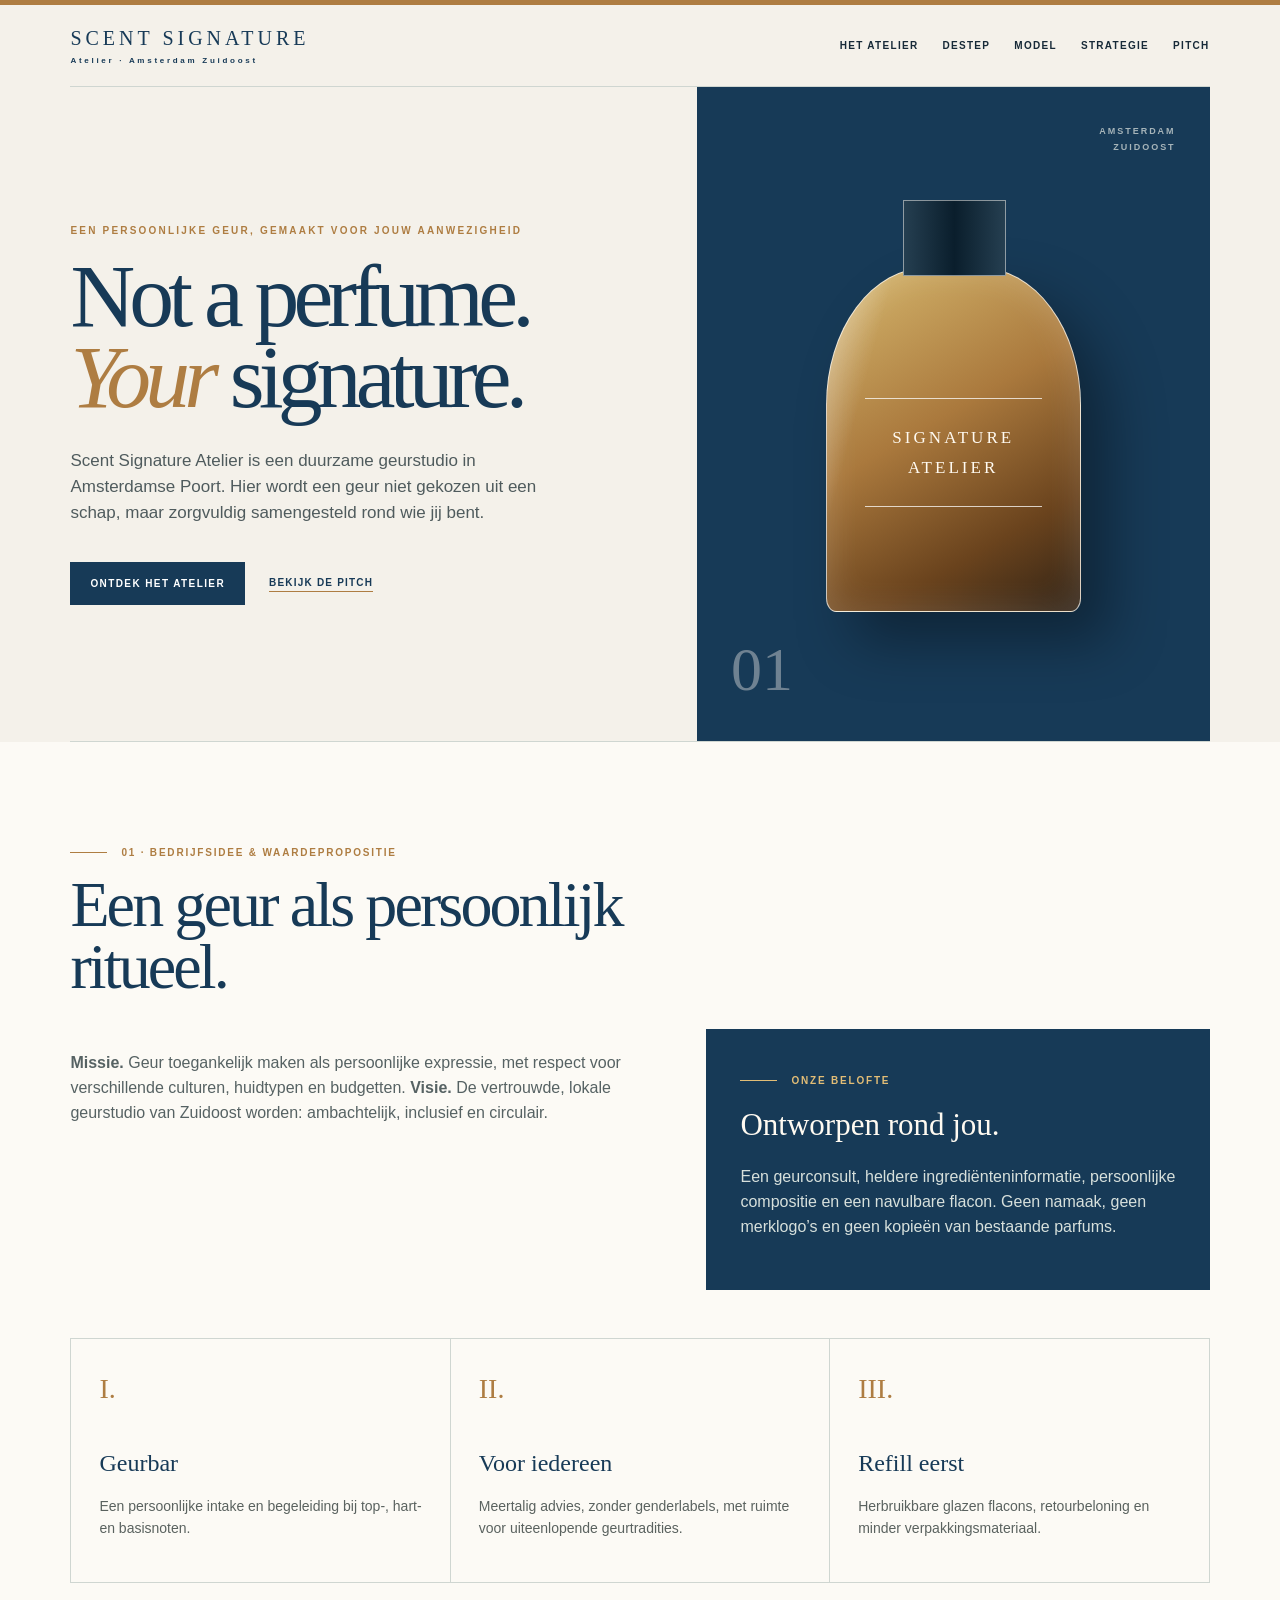
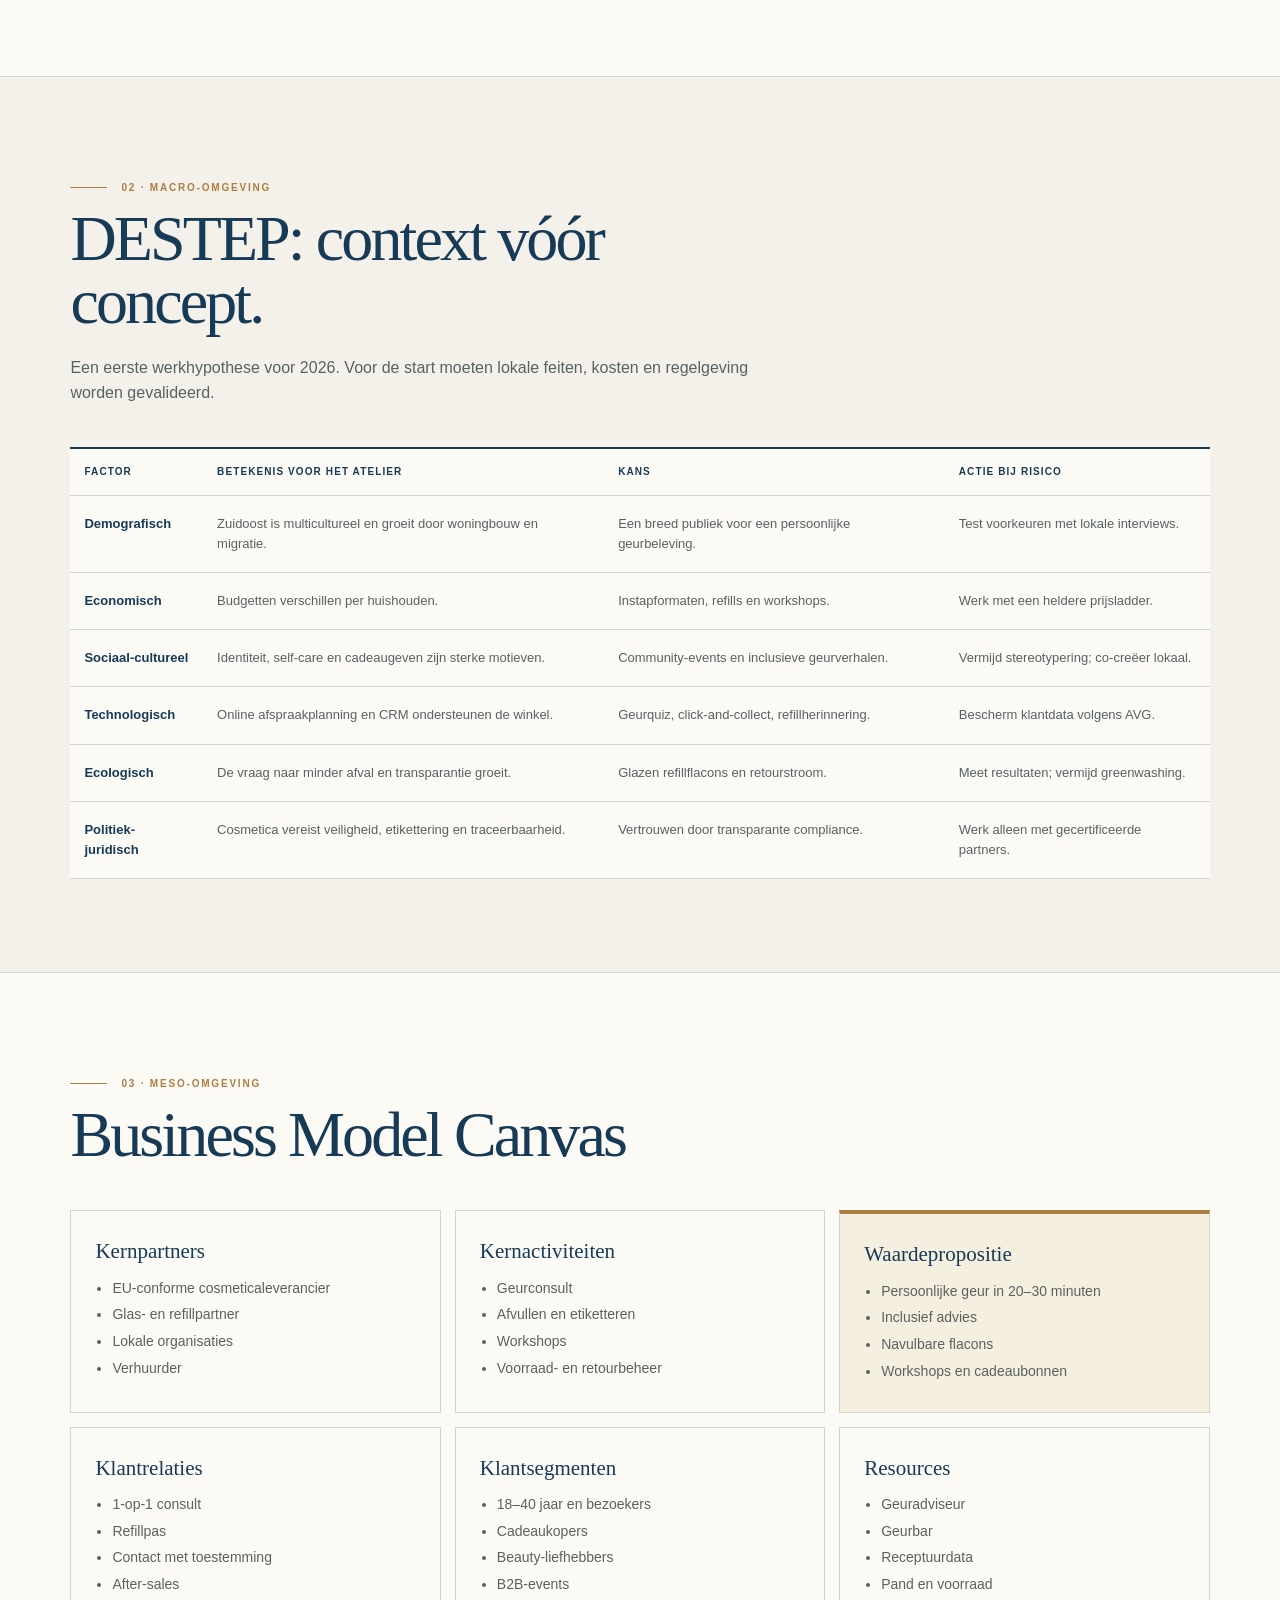
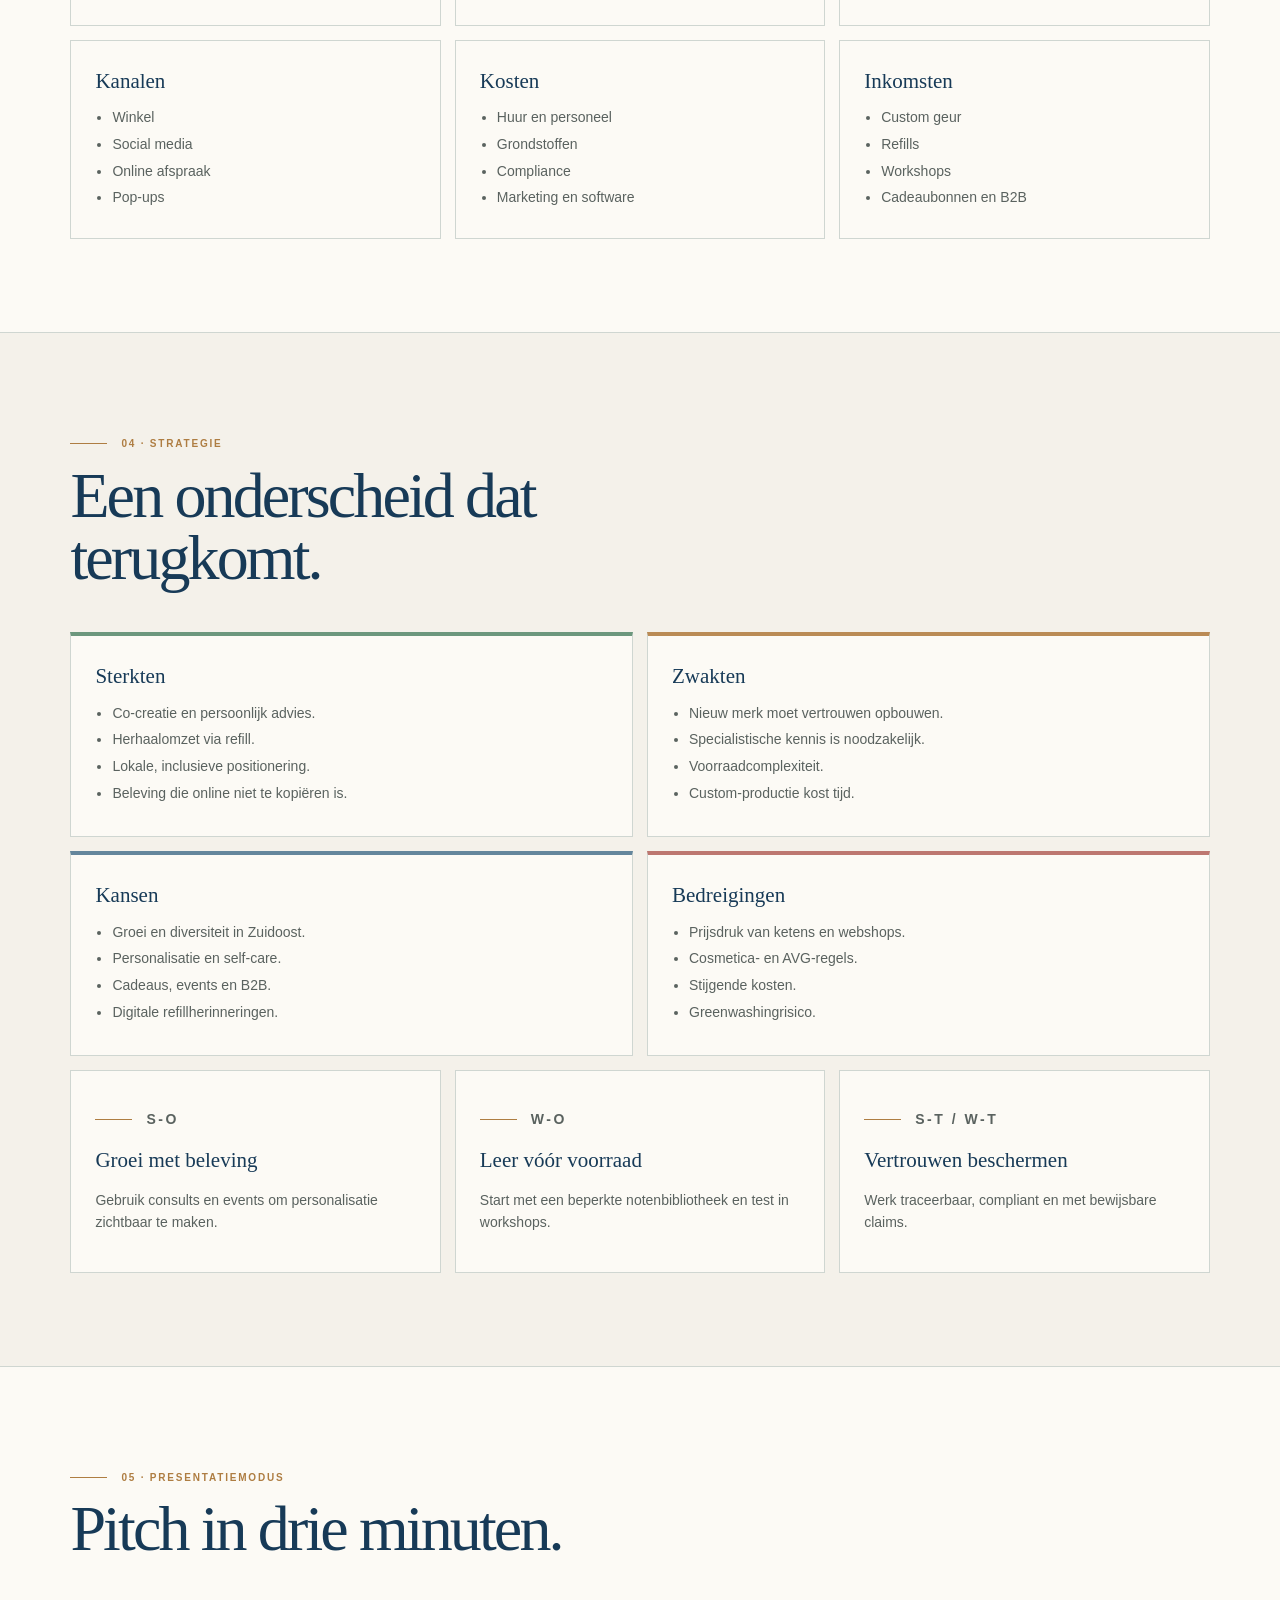
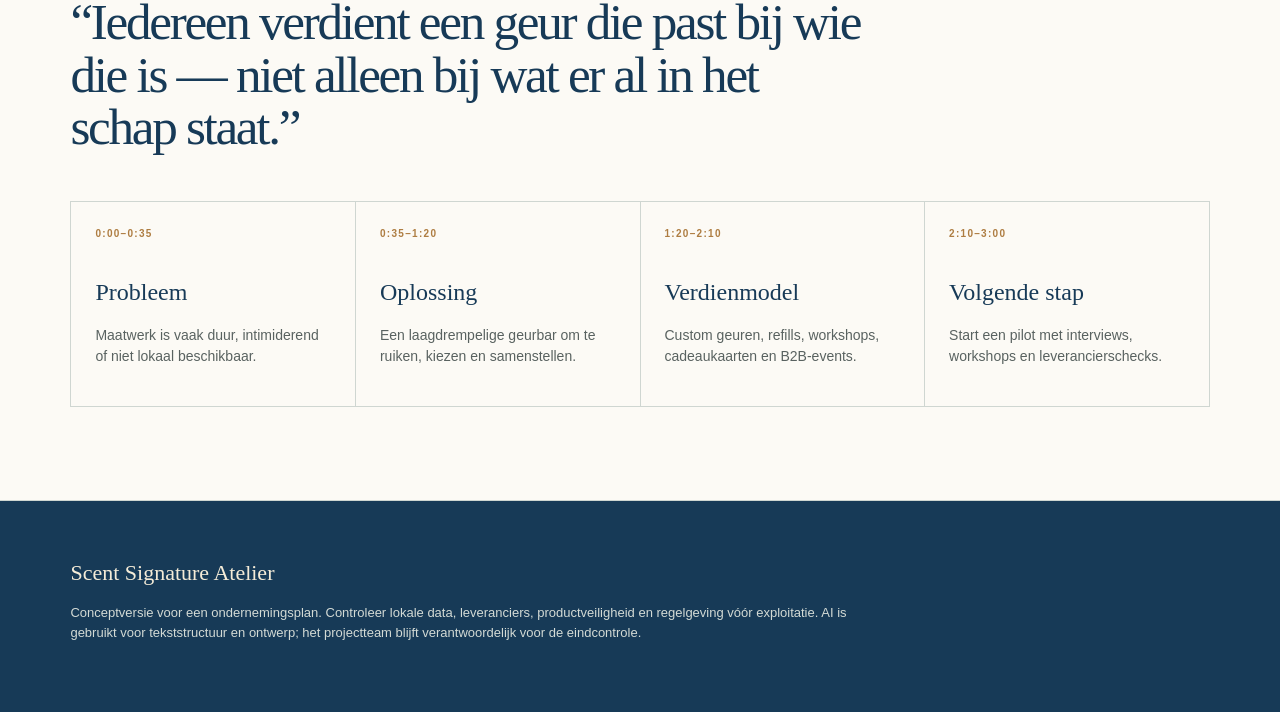
<file: index_html___Scent_Signature (1).html>
<!doctype html>
<html lang="nl">
<head>
  <meta charset="UTF-8">
  <meta name="viewport" content="width=device-width, initial-scale=1.0">
  <meta name="description" content="Scent Signature Atelier — een persoonlijke geur, gemaakt in Amsterdam-Zuidoost.">
  <title>Scent Signature Atelier</title>
  <style>
    :root { --porcelain:#f4f1ea; --paper:#fcfaf5; --ink:#172a38; --blue:#173a57; --mist:#dce2df; --ochre:#ae7d42; --line:#cfd6d1; --warm:#786e61; }
    * { box-sizing:border-box; } html { scroll-behavior:smooth; } body { margin:0; background:var(--porcelain); color:var(--ink); font-family:Arial,Helvetica,sans-serif; line-height:1.55; }
    .container { width:min(1180px,89vw); margin:0 auto; }
    .topline { height:5px; background:var(--ochre); }
    .nav { display:flex; align-items:center; min-height:82px; border-bottom:1px solid var(--line); }
    .wordmark { color:var(--blue); font-family:Georgia,serif; font-size:20px; letter-spacing:.2em; text-decoration:none; }
    .wordmark small { display:block; margin-top:1px; font-family:Arial,sans-serif; font-size:8px; font-weight:700; letter-spacing:.34em; }
    .nav nav { display:flex; gap:24px; margin-left:auto; }
    .nav nav a { color:var(--ink); font-size:10px; font-weight:700; letter-spacing:.13em; text-decoration:none; text-transform:uppercase; }
    .nav nav a:hover { color:var(--ochre); }
    .hero { display:grid; grid-template-columns:1.1fr .9fr; min-height:655px; border-bottom:1px solid var(--line); }
    .hero-copy { display:flex; flex-direction:column; justify-content:center; padding:80px 7vw 80px 0; }
    .kicker { margin:0 0 18px; color:var(--ochre); font-size:10px; font-weight:700; letter-spacing:.22em; text-transform:uppercase; }
    h1,h2,h3,blockquote { font-family:Georgia,"Times New Roman",serif; font-weight:400; }
    h1 { max-width:690px; margin:0; color:var(--blue); font-size:clamp(60px,7vw,100px); line-height:.9; letter-spacing:-.065em; }
    h1 em { color:var(--ochre); font-style:italic; }
    .lead { max-width:505px; margin:30px 0 0; color:#4f5b5d; font-size:17px; }
    .links { display:flex; align-items:center; gap:24px; margin-top:35px; }
    .cta { display:inline-block; padding:13px 19px; background:var(--blue); border:1px solid var(--blue); color:#fff; font-size:10px; font-weight:700; letter-spacing:.14em; text-decoration:none; text-transform:uppercase; }
    .cta:hover { background:var(--ochre); border-color:var(--ochre); }
    .plain-link { color:var(--blue); border-bottom:1px solid var(--ochre); font-size:10px; font-weight:700; letter-spacing:.12em; text-decoration:none; text-transform:uppercase; }
    .hero-art { position:relative; display:flex; align-items:center; justify-content:center; overflow:hidden; background:var(--blue); }
    .hero-art::before { content:"AMSTERDAM\A ZUIDOOST"; white-space:pre; position:absolute; top:36px; right:34px; color:#a6b4b9; font-size:9px; font-weight:700; letter-spacing:.22em; line-height:1.8; text-align:right; }
    .hero-art::after { content:"01"; position:absolute; left:34px; bottom:24px; color:rgba(244,241,234,.4); font-family:Georgia,serif; font-size:62px; }
    .flacon { position:relative; width:255px; height:345px; margin-top:50px; border:1px solid rgba(252,250,245,.75); border-radius:40% 40% 4% 4%; background:linear-gradient(105deg,rgba(255,255,255,.38),transparent 20%),linear-gradient(150deg,#d7b96f 0%,#aa793d 44%,#6a431d 76%,#302215 100%); box-shadow:28px 30px 55px rgba(0,0,0,.35),inset 0 0 35px rgba(255,255,255,.16); }
    .flacon::before { content:""; position:absolute; left:30%; top:-68px; width:40%; height:74px; border:1px solid rgba(252,250,245,.5); background:linear-gradient(90deg,#253f51,#0a1e2c,#253f51); }
    .flacon::after { content:"SIGNATURE\A ATELIER"; white-space:pre; position:absolute; left:15%; right:15%; top:38%; padding:24px 0; border-top:1px solid rgba(255,255,255,.74); border-bottom:1px solid rgba(255,255,255,.74); color:#fffaf1; font-family:Georgia,serif; font-size:17px; letter-spacing:.18em; line-height:1.75; text-align:center; }
    .section { padding:93px 0; border-bottom:1px solid var(--line); } .section-alt { background:var(--paper); }
    .section-label { display:flex; gap:14px; align-items:center; margin-bottom:13px; color:var(--ochre); font-size:10px; font-weight:700; letter-spacing:.18em; text-transform:uppercase; }
    .section-label::before { content:""; width:37px; height:1px; background:var(--ochre); }
    h2 { max-width:720px; margin:0; color:var(--blue); font-size:clamp(42px,5vw,66px); line-height:.98; letter-spacing:-.045em; }
    .intro { max-width:710px; margin:22px 0 0; color:#566263; }
    .three { display:grid; grid-template-columns:repeat(3,1fr); gap:0; margin-top:48px; border-top:1px solid var(--line); border-left:1px solid var(--line); }
    .feature { min-height:230px; padding:28px; border-right:1px solid var(--line); border-bottom:1px solid var(--line); background:var(--paper); }
    .feature .number { display:block; margin-bottom:35px; color:var(--ochre); font-family:Georgia,serif; font-size:28px; }
    h3 { margin:0 0 10px; color:var(--blue); font-size:24px; } .feature p,.card p,.card li { color:#5a625f; font-size:14px; }
    .split { display:grid; grid-template-columns:1.05fr .95fr; gap:80px; align-items:start; }
    .note { padding:34px; background:var(--blue); color:#eff0ea; }
    .note .section-label { color:#e2bd76; } .note .section-label::before { background:#e2bd76; } .note h3 { color:#fffaf1; font-size:31px; } .note p,.note li { color:#d7e0dc; } .note li { margin:8px 0; }
    .table-wrap { margin-top:42px; overflow-x:auto; border-top:2px solid var(--blue); }
    table { width:100%; min-width:840px; border-collapse:collapse; background:var(--paper); } th { padding:15px 14px; color:var(--blue); border-bottom:1px solid var(--line); font-size:10px; letter-spacing:.11em; text-align:left; text-transform:uppercase; } td { padding:18px 14px; border-bottom:1px solid var(--line); color:#566263; font-size:13px; vertical-align:top; } td:first-child { color:var(--blue); font-weight:700; }
    .bmc { display:grid; grid-template-columns:repeat(3,1fr); gap:14px; margin-top:43px; }
    .card { min-height:195px; padding:24px; border:1px solid var(--line); background:var(--paper); } .card h3 { font-size:21px; } .card ul { margin:0; padding-left:17px; } .card li { margin:5px 0; }
    .card-focus { border-top:4px solid var(--ochre); background:#f5efe0; }
    .swot { display:grid; grid-template-columns:1fr 1fr; gap:14px; margin-top:42px; } .swot .card { min-height:205px; } .strength { border-top:4px solid #6c977d; } .weakness { border-top:4px solid #ba8b55; } .opportunity { border-top:4px solid #64869c; } .threat { border-top:4px solid #bd7770; }
    .strategy { display:grid; grid-template-columns:repeat(3,1fr); gap:14px; margin-top:14px; }.strategy .card { min-height:150px; }
    blockquote { max-width:800px; margin:35px 0 47px; color:var(--blue); font-size:clamp(34px,4vw,56px); line-height:1.03; letter-spacing:-.045em; }
    .pitch { display:grid; grid-template-columns:repeat(4,1fr); border-top:1px solid var(--line); border-left:1px solid var(--line); }.pitch article { min-height:205px; padding:24px; border-right:1px solid var(--line); border-bottom:1px solid var(--line); }.pitch time { display:block; margin-bottom:32px; color:var(--ochre); font-size:10px; font-weight:700; letter-spacing:.13em; }.pitch p { color:#596260; font-size:14px; }
    footer { padding:55px 0; background:var(--blue); color:#d3dad5; } footer strong { color:#f5ecd8; font-family:Georgia,serif; font-size:22px; font-weight:400; } footer p { max-width:800px; font-size:13px; }
    @media(max-width:850px){ .hero,.split { grid-template-columns:1fr; }.hero-copy{padding:75px 0 55px}.hero-art{min-height:430px}.three{grid-template-columns:1fr}.bmc{grid-template-columns:1fr 1fr}.pitch{grid-template-columns:1fr 1fr}.nav nav{gap:12px}.nav nav a{font-size:9px} }
    @media(max-width:560px){ .nav nav{display:none}.hero{min-height:auto}.hero-art{min-height:360px}.flacon{transform:scale(.82)}.section{padding:65px 0}.bmc,.swot,.strategy,.pitch{grid-template-columns:1fr}.links{align-items:flex-start;flex-direction:column;gap:15px} }
  </style>
</head>
<body>
  <div class="topline"></div>
  <header class="container nav"><a class="wordmark" href="#home">SCENT SIGNATURE<small>Atelier · Amsterdam Zuidoost</small></a><nav><a href="#concept">Het atelier</a><a href="#destep">DESTEP</a><a href="#bmc">Model</a><a href="#swot">Strategie</a><a href="#pitch">Pitch</a></nav></header>
  <main>
    <section class="container hero" id="home"><div class="hero-copy"><p class="kicker">Een persoonlijke geur, gemaakt voor jouw aanwezigheid</p><h1>Not a perfume.<br><em>Your</em> signature.</h1><p class="lead">Scent Signature Atelier is een duurzame geurstudio in Amsterdamse Poort. Hier wordt een geur niet gekozen uit een schap, maar zorgvuldig samengesteld rond wie jij bent.</p><div class="links"><a class="cta" href="#concept">Ontdek het atelier</a><a class="plain-link" href="#pitch">Bekijk de pitch</a></div></div><div class="hero-art"><div class="flacon" aria-label="Illustratie van een luxe parfumfles"></div></div></section>
    <section class="section section-alt" id="concept"><div class="container"><p class="section-label">01 · Bedrijfsidee & waardepropositie</p><h2>Een geur als persoonlijk ritueel.</h2><div class="split" style="margin-top:30px"><p class="intro"><strong>Missie.</strong> Geur toegankelijk maken als persoonlijke expressie, met respect voor verschillende culturen, huidtypen en budgetten. <strong>Visie.</strong> De vertrouwde, lokale geurstudio van Zuidoost worden: ambachtelijk, inclusief en circulair.</p><aside class="note"><p class="section-label">Onze belofte</p><h3>Ontworpen rond jou.</h3><p>Een geurconsult, heldere ingrediënteninformatie, persoonlijke compositie en een navulbare flacon. Geen namaak, geen merklogo’s en geen kopieën van bestaande parfums.</p></aside></div><div class="three"><article class="feature"><span class="number">I.</span><h3>Geurbar</h3><p>Een persoonlijke intake en begeleiding bij top-, hart- en basisnoten.</p></article><article class="feature"><span class="number">II.</span><h3>Voor iedereen</h3><p>Meertalig advies, zonder genderlabels, met ruimte voor uiteenlopende geurtradities.</p></article><article class="feature"><span class="number">III.</span><h3>Refill eerst</h3><p>Herbruikbare glazen flacons, retourbeloning en minder verpakkingsmateriaal.</p></article></div></div></section>
    <section class="section" id="destep"><div class="container"><p class="section-label">02 · Macro-omgeving</p><h2>DESTEP: context vóór concept.</h2><p class="intro">Een eerste werkhypothese voor 2026. Voor de start moeten lokale feiten, kosten en regelgeving worden gevalideerd.</p><div class="table-wrap"><table><thead><tr><th>Factor</th><th>Betekenis voor het atelier</th><th>Kans</th><th>Actie bij risico</th></tr></thead><tbody><tr><td>Demografisch</td><td>Zuidoost is multicultureel en groeit door woningbouw en migratie.</td><td>Een breed publiek voor een persoonlijke geurbeleving.</td><td>Test voorkeuren met lokale interviews.</td></tr><tr><td>Economisch</td><td>Budgetten verschillen per huishouden.</td><td>Instapformaten, refills en workshops.</td><td>Werk met een heldere prijsladder.</td></tr><tr><td>Sociaal-cultureel</td><td>Identiteit, self-care en cadeaugeven zijn sterke motieven.</td><td>Community-events en inclusieve geurverhalen.</td><td>Vermijd stereotypering; co-creëer lokaal.</td></tr><tr><td>Technologisch</td><td>Online afspraakplanning en CRM ondersteunen de winkel.</td><td>Geurquiz, click-and-collect, refillherinnering.</td><td>Bescherm klantdata volgens AVG.</td></tr><tr><td>Ecologisch</td><td>De vraag naar minder afval en transparantie groeit.</td><td>Glazen refillflacons en retourstroom.</td><td>Meet resultaten; vermijd greenwashing.</td></tr><tr><td>Politiek-juridisch</td><td>Cosmetica vereist veiligheid, etikettering en traceerbaarheid.</td><td>Vertrouwen door transparante compliance.</td><td>Werk alleen met gecertificeerde partners.</td></tr></tbody></table></div></div></section>
    <section class="section section-alt" id="bmc"><div class="container"><p class="section-label">03 · Meso-omgeving</p><h2>Business Model Canvas</h2><div class="bmc"><article class="card"><h3>Kernpartners</h3><ul><li>EU-conforme cosmeticaleverancier</li><li>Glas- en refillpartner</li><li>Lokale organisaties</li><li>Verhuurder</li></ul></article><article class="card"><h3>Kernactiviteiten</h3><ul><li>Geurconsult</li><li>Afvullen en etiketteren</li><li>Workshops</li><li>Voorraad- en retourbeheer</li></ul></article><article class="card card-focus"><h3>Waardepropositie</h3><ul><li>Persoonlijke geur in 20–30 minuten</li><li>Inclusief advies</li><li>Navulbare flacons</li><li>Workshops en cadeaubonnen</li></ul></article><article class="card"><h3>Klantrelaties</h3><ul><li>1-op-1 consult</li><li>Refillpas</li><li>Contact met toestemming</li><li>After-sales</li></ul></article><article class="card"><h3>Klantsegmenten</h3><ul><li>18–40 jaar en bezoekers</li><li>Cadeaukopers</li><li>Beauty-liefhebbers</li><li>B2B-events</li></ul></article><article class="card"><h3>Resources</h3><ul><li>Geuradviseur</li><li>Geurbar</li><li>Receptuurdata</li><li>Pand en voorraad</li></ul></article><article class="card"><h3>Kanalen</h3><ul><li>Winkel</li><li>Social media</li><li>Online afspraak</li><li>Pop-ups</li></ul></article><article class="card"><h3>Kosten</h3><ul><li>Huur en personeel</li><li>Grondstoffen</li><li>Compliance</li><li>Marketing en software</li></ul></article><article class="card"><h3>Inkomsten</h3><ul><li>Custom geur</li><li>Refills</li><li>Workshops</li><li>Cadeaubonnen en B2B</li></ul></article></div></div></section>
    <section class="section" id="swot"><div class="container"><p class="section-label">04 · Strategie</p><h2>Een onderscheid dat terugkomt.</h2><div class="swot"><article class="card strength"><h3>Sterkten</h3><ul><li>Co-creatie en persoonlijk advies.</li><li>Herhaalomzet via refill.</li><li>Lokale, inclusieve positionering.</li><li>Beleving die online niet te kopiëren is.</li></ul></article><article class="card weakness"><h3>Zwakten</h3><ul><li>Nieuw merk moet vertrouwen opbouwen.</li><li>Specialistische kennis is noodzakelijk.</li><li>Voorraadcomplexiteit.</li><li>Custom-productie kost tijd.</li></ul></article><article class="card opportunity"><h3>Kansen</h3><ul><li>Groei en diversiteit in Zuidoost.</li><li>Personalisatie en self-care.</li><li>Cadeaus, events en B2B.</li><li>Digitale refillherinneringen.</li></ul></article><article class="card threat"><h3>Bedreigingen</h3><ul><li>Prijsdruk van ketens en webshops.</li><li>Cosmetica- en AVG-regels.</li><li>Stijgende kosten.</li><li>Greenwashingrisico.</li></ul></article></div><div class="strategy"><article class="card"><p class="section-label">S-O</p><h3>Groei met beleving</h3><p>Gebruik consults en events om personalisatie zichtbaar te maken.</p></article><article class="card"><p class="section-label">W-O</p><h3>Leer vóór voorraad</h3><p>Start met een beperkte notenbibliotheek en test in workshops.</p></article><article class="card"><p class="section-label">S-T / W-T</p><h3>Vertrouwen beschermen</h3><p>Werk traceerbaar, compliant en met bewijsbare claims.</p></article></div></div></section>
    <section class="section section-alt" id="pitch"><div class="container"><p class="section-label">05 · Presentatiemodus</p><h2>Pitch in drie minuten.</h2><blockquote>“Iedereen verdient een geur die past bij wie die is — niet alleen bij wat er al in het schap staat.”</blockquote><div class="pitch"><article><time>0:00–0:35</time><h3>Probleem</h3><p>Maatwerk is vaak duur, intimiderend of niet lokaal beschikbaar.</p></article><article><time>0:35–1:20</time><h3>Oplossing</h3><p>Een laagdrempelige geurbar om te ruiken, kiezen en samenstellen.</p></article><article><time>1:20–2:10</time><h3>Verdienmodel</h3><p>Custom geuren, refills, workshops, cadeaukaarten en B2B-events.</p></article><article><time>2:10–3:00</time><h3>Volgende stap</h3><p>Start een pilot met interviews, workshops en leverancierschecks.</p></article></div></div></section>
  </main>
  <footer><div class="container"><strong>Scent Signature Atelier</strong><p>Conceptversie voor een ondernemingsplan. Controleer lokale data, leveranciers, productveiligheid en regelgeving vóór exploitatie. AI is gebruikt voor tekststructuur en ontwerp; het projectteam blijft verantwoordelijk voor de eindcontrole.</p></div></footer>
</body>
</html>
</file>
